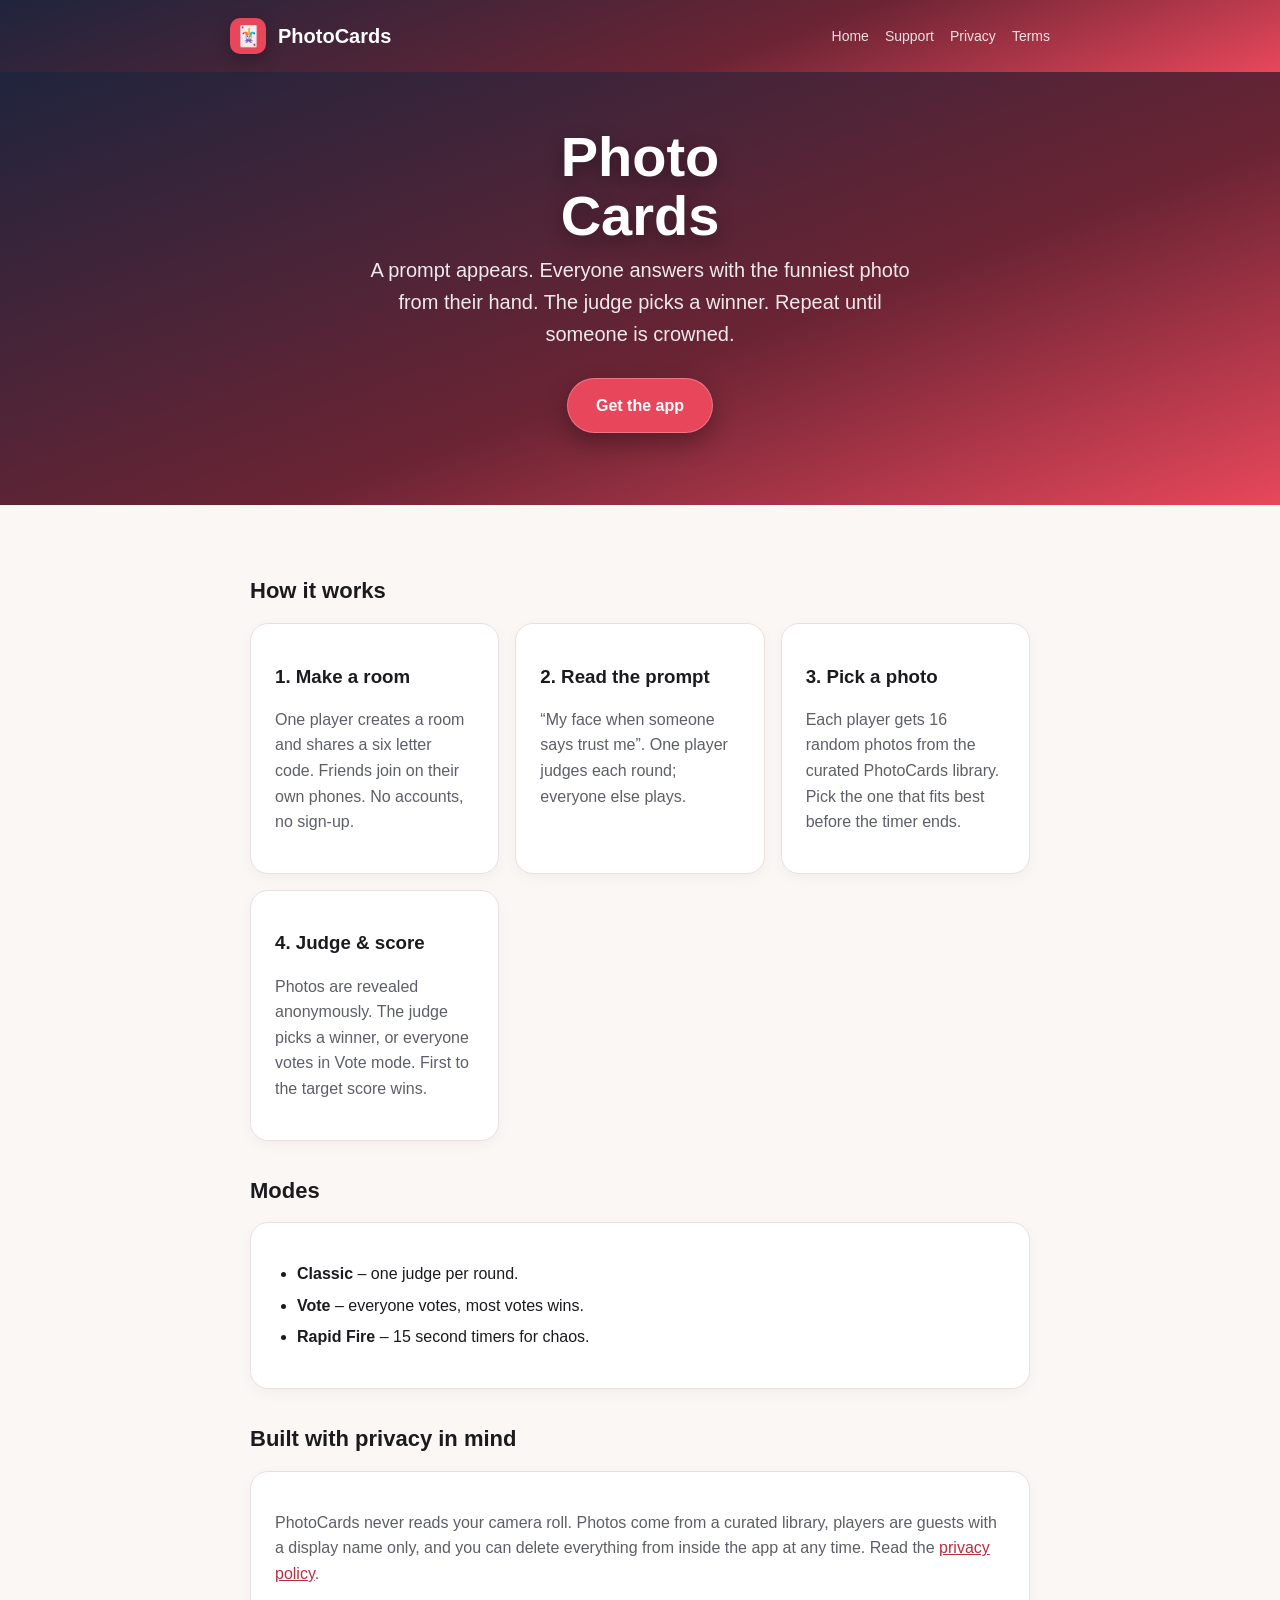
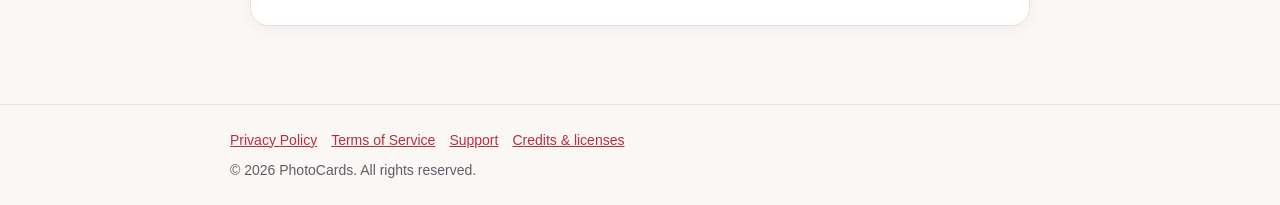
<file: web/index.html>
<!doctype html>
<html lang="en">
<head>
  <meta charset="utf-8">
  <meta name="viewport" content="width=device-width, initial-scale=1">
  <title>PhotoCards – the photo party game</title>
  <meta name="description" content="PhotoCards is a multiplayer party game: a prompt appears, everyone answers with the funniest photo from their hand, and the judge picks a winner.">
  <link rel="stylesheet" href="assets/style.css">
</head>
<body data-root="./">
  <section class="hero">
    <h1>Photo<br>Cards</h1>
    <p>A prompt appears. Everyone answers with the funniest photo from their hand. The judge picks a winner. Repeat until someone is crowned.</p>
    <a class="cta" href="support/#get-the-app">Get the app</a>
  </section>
  <main>
    <h2>How it works</h2>
    <div class="grid">
      <div class="card"><h3>1. Make a room</h3><p class="muted">One player creates a room and shares a six letter code. Friends join on their own phones. No accounts, no sign-up.</p></div>
      <div class="card"><h3>2. Read the prompt</h3><p class="muted">“My face when someone says trust me”. One player judges each round; everyone else plays.</p></div>
      <div class="card"><h3>3. Pick a photo</h3><p class="muted">Each player gets 16 random photos from the curated PhotoCards library. Pick the one that fits best before the timer ends.</p></div>
      <div class="card"><h3>4. Judge &amp; score</h3><p class="muted">Photos are revealed anonymously. The judge picks a winner, or everyone votes in Vote mode. First to the target score wins.</p></div>
    </div>

    <h2>Modes</h2>
    <div class="card">
      <ul>
        <li><strong>Classic</strong> – one judge per round.</li>
        <li><strong>Vote</strong> – everyone votes, most votes wins.</li>
        <li><strong>Rapid Fire</strong> – 15 second timers for chaos.</li>
      </ul>
    </div>

    <h2>Built with privacy in mind</h2>
    <div class="card">
      <p class="muted">PhotoCards never reads your camera roll. Photos come from a curated library, players are guests with a display name only, and you can delete everything from inside the app at any time. Read the <a href="privacy/">privacy policy</a>.</p>
    </div>
  </main>
  <script src="assets/site.js"></script>
</body>
</html>
</file>
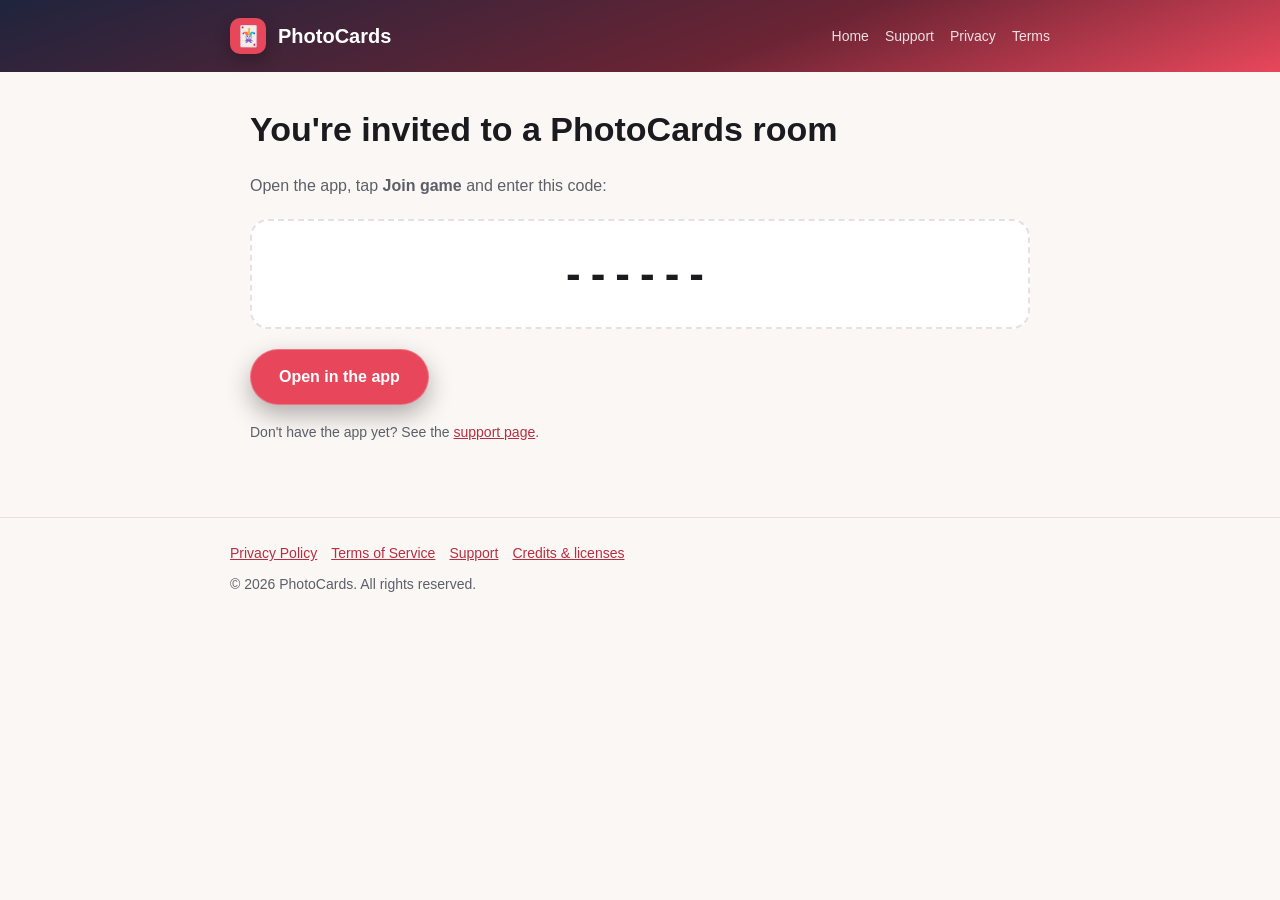
<file: web/join/index.html>
<!doctype html>
<html lang="en">
<head>
  <meta charset="utf-8">
  <meta name="viewport" content="width=device-width, initial-scale=1">
  <title>Join a room – PhotoCards</title>
  <link rel="stylesheet" href="../assets/style.css">
</head>
<body data-root="../">
  <main>
    <h1>You're invited to a PhotoCards room</h1>
    <p class="muted">Open the app, tap <strong>Join game</strong> and enter this code:</p>
    <div class="code-box" id="code">------</div>
    <p><a class="cta" id="open" href="photocards://join">Open in the app</a></p>
    <p class="muted small">Don't have the app yet? See the <a href="../support/#get-the-app">support page</a>.</p>
  </main>
  <script>
    (function () {
      var params = new URLSearchParams(window.location.search);
      var code = (params.get('code') || '').toUpperCase().replace(/[^A-Z0-9]/g, '').slice(0, 6);
      if (code) {
        document.getElementById('code').textContent = code;
        document.getElementById('open').href = 'photocards://join?code=' + code;
      }
    })();
  </script>
  <script src="../assets/site.js"></script>
</body>
</html>
</file>
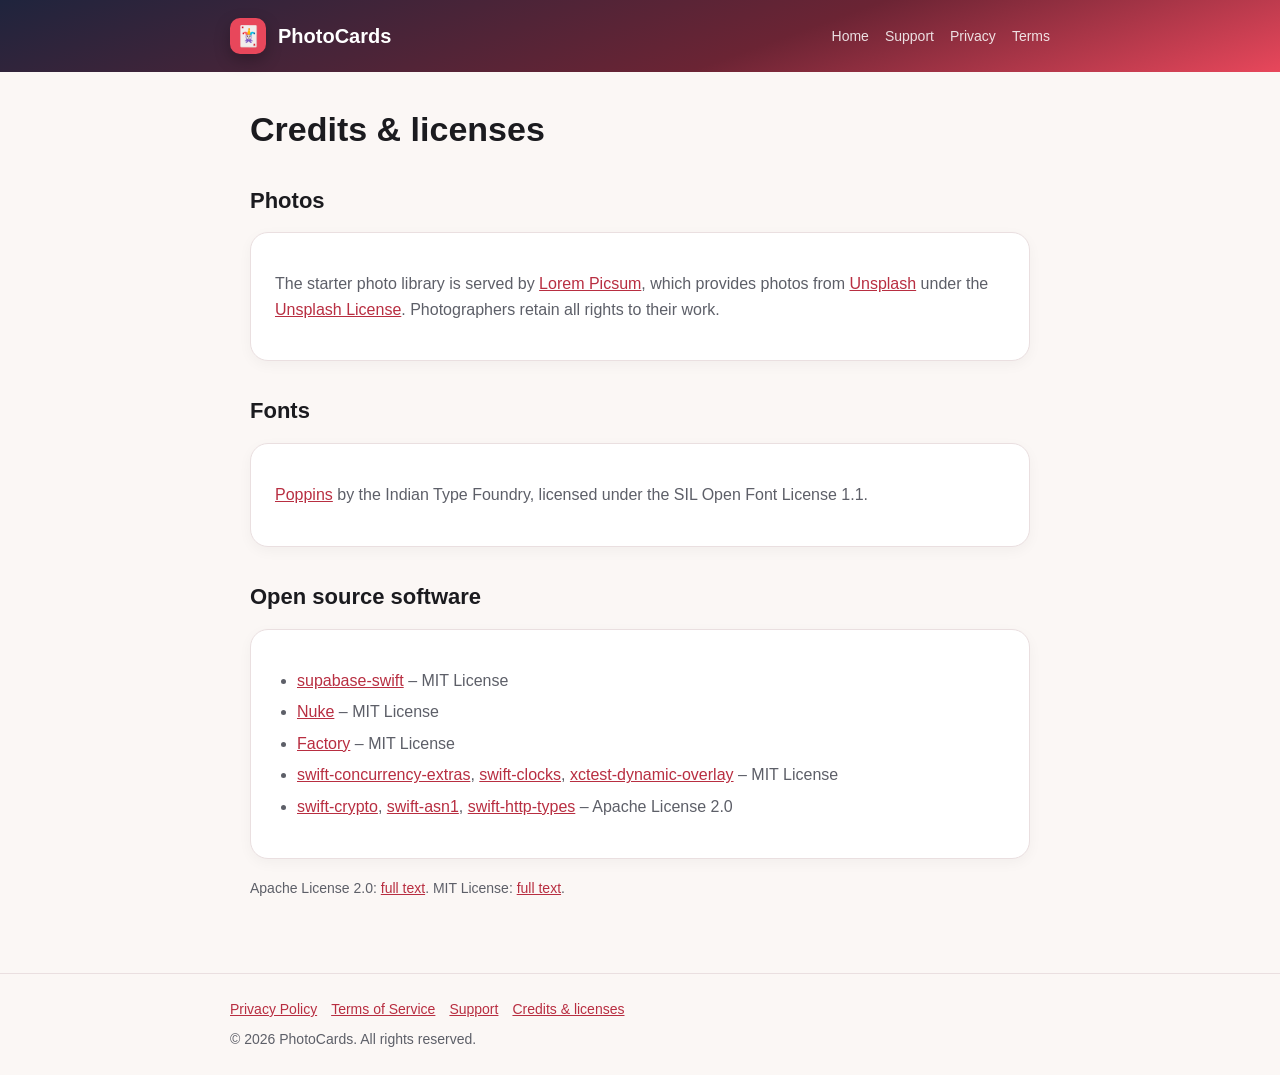
<file: web/licenses/index.html>
<!doctype html>
<html lang="en">
<head>
  <meta charset="utf-8">
  <meta name="viewport" content="width=device-width, initial-scale=1">
  <title>Credits &amp; licenses – PhotoCards</title>
  <link rel="stylesheet" href="../assets/style.css">
</head>
<body data-root="../">
  <main>
    <h1>Credits &amp; licenses</h1>

    <h2>Photos</h2>
    <div class="card">
      <p class="muted">The starter photo library is served by <a href="https://picsum.photos">Lorem Picsum</a>, which provides photos from <a href="https://unsplash.com">Unsplash</a> under the <a href="https://unsplash.com/license">Unsplash License</a>. Photographers retain all rights to their work.</p>
    </div>

    <h2>Fonts</h2>
    <div class="card">
      <p class="muted"><a href="https://fonts.google.com/specimen/Poppins">Poppins</a> by the Indian Type Foundry, licensed under the SIL Open Font License 1.1.</p>
    </div>

    <h2>Open source software</h2>
    <div class="card">
      <ul class="muted">
        <li><a href="https://github.com/supabase/supabase-swift">supabase-swift</a> – MIT License</li>
        <li><a href="https://github.com/kean/Nuke">Nuke</a> – MIT License</li>
        <li><a href="https://github.com/hmlongco/Factory">Factory</a> – MIT License</li>
        <li><a href="https://github.com/pointfreeco/swift-concurrency-extras">swift-concurrency-extras</a>, <a href="https://github.com/pointfreeco/swift-clocks">swift-clocks</a>, <a href="https://github.com/pointfreeco/xctest-dynamic-overlay">xctest-dynamic-overlay</a> – MIT License</li>
        <li><a href="https://github.com/apple/swift-crypto">swift-crypto</a>, <a href="https://github.com/apple/swift-asn1">swift-asn1</a>, <a href="https://github.com/apple/swift-http-types">swift-http-types</a> – Apache License 2.0</li>
      </ul>
    </div>
    <p class="muted small">Apache License 2.0: <a href="https://www.apache.org/licenses/LICENSE-2.0">full text</a>. MIT License: <a href="https://opensource.org/license/mit">full text</a>.</p>
  </main>
  <script src="../assets/site.js"></script>
</body>
</html>
</file>
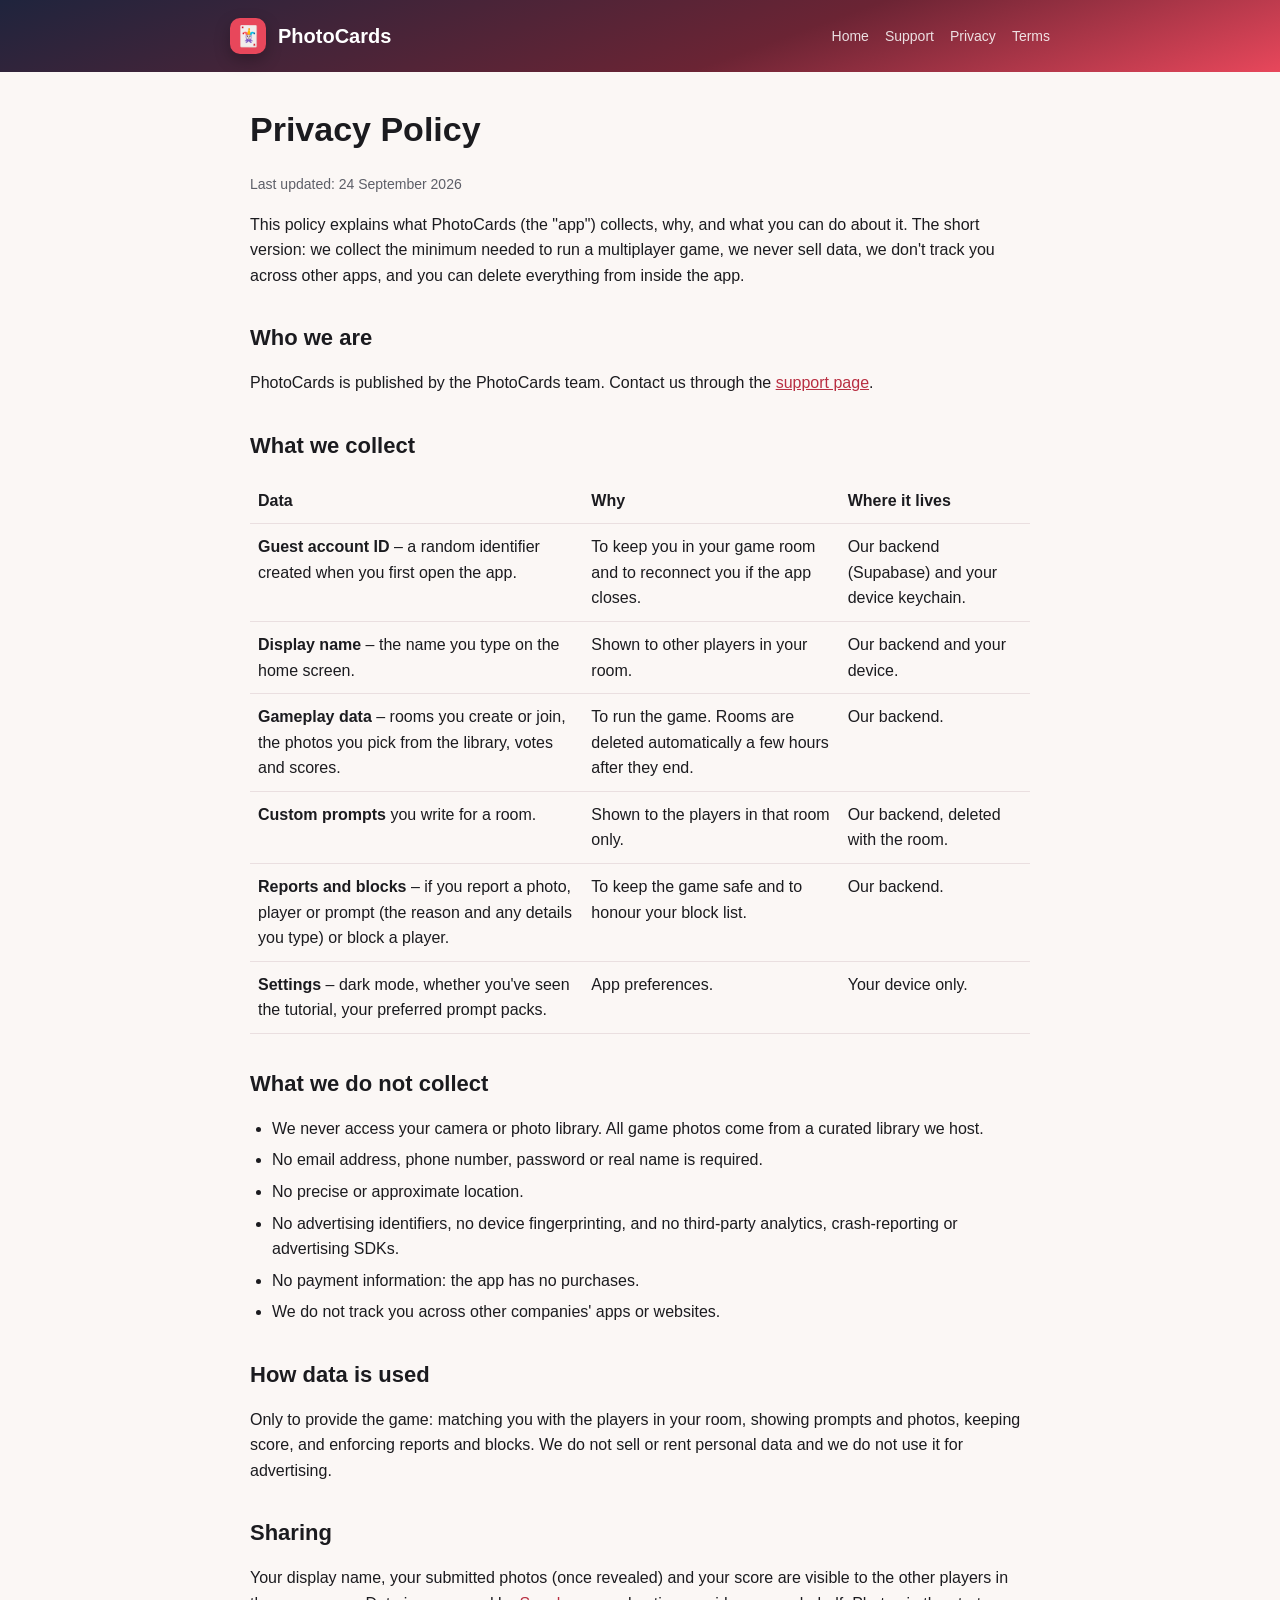
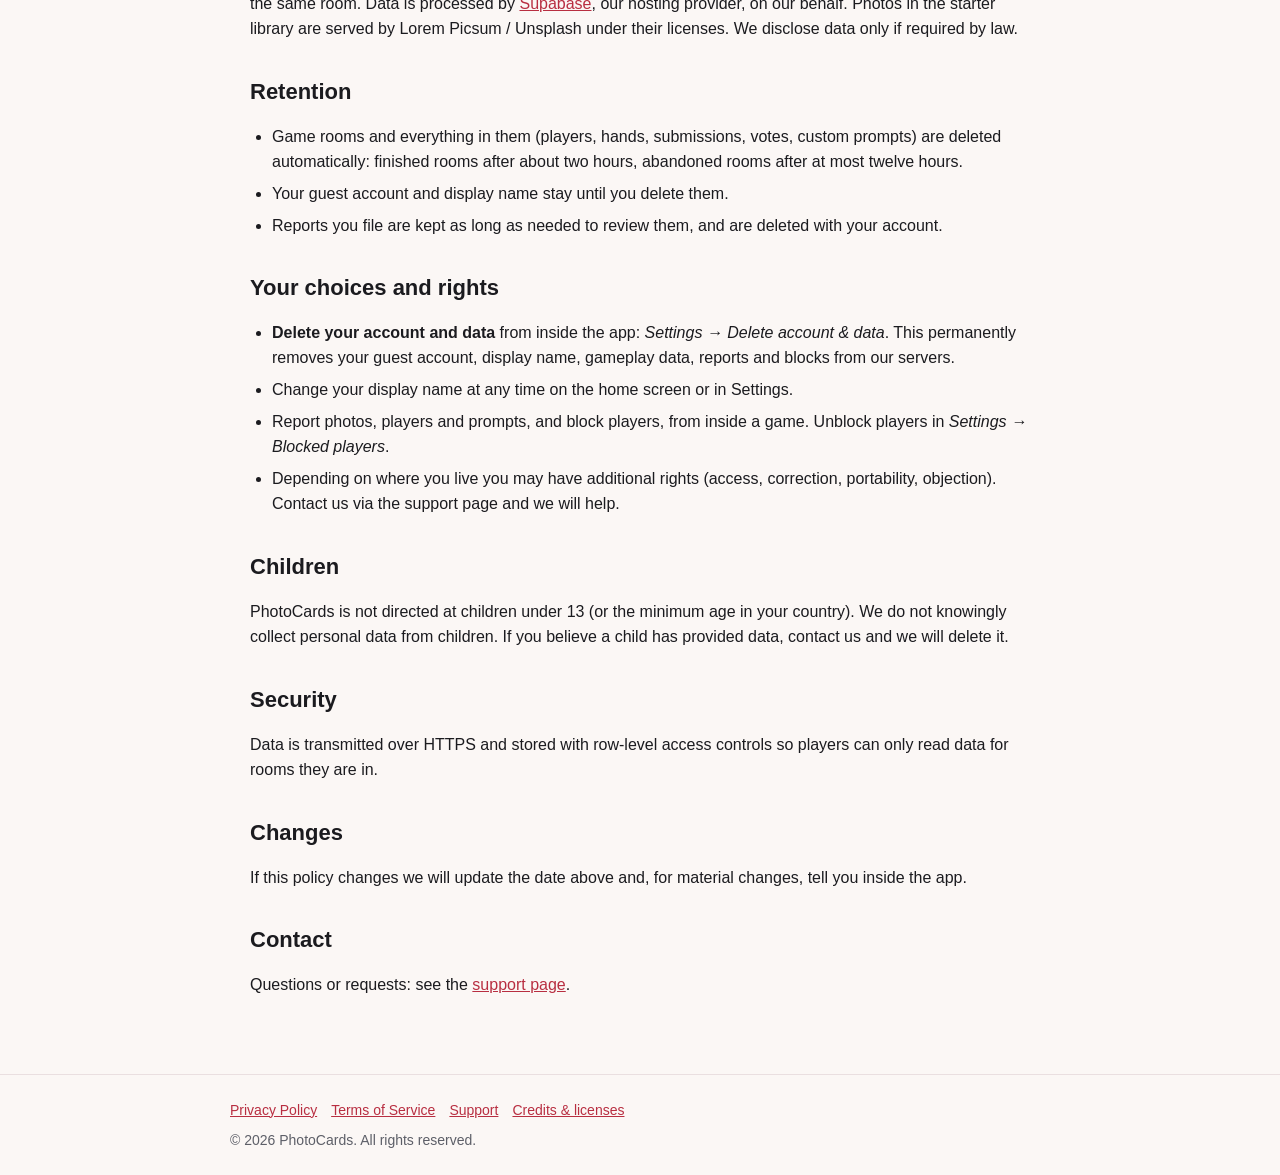
<file: web/privacy/index.html>
<!doctype html>
<html lang="en">
<head>
  <meta charset="utf-8">
  <meta name="viewport" content="width=device-width, initial-scale=1">
  <title>Privacy Policy – PhotoCards</title>
  <link rel="stylesheet" href="../assets/style.css">
</head>
<body data-root="../">
  <main>
    <h1>Privacy Policy</h1>
    <p class="muted small">Last updated: 24 September 2026</p>

    <p>This policy explains what PhotoCards (the "app") collects, why, and what you can do about it. The short version: we collect the minimum needed to run a multiplayer game, we never sell data, we don't track you across other apps, and you can delete everything from inside the app.</p>

    <h2>Who we are</h2>
    <p>PhotoCards is published by the PhotoCards team. Contact us through the <a href="../support/">support page</a>.</p>

    <h2>What we collect</h2>
    <table>
      <tr><th>Data</th><th>Why</th><th>Where it lives</th></tr>
      <tr><td><strong>Guest account ID</strong> – a random identifier created when you first open the app.</td><td>To keep you in your game room and to reconnect you if the app closes.</td><td>Our backend (Supabase) and your device keychain.</td></tr>
      <tr><td><strong>Display name</strong> – the name you type on the home screen.</td><td>Shown to other players in your room.</td><td>Our backend and your device.</td></tr>
      <tr><td><strong>Gameplay data</strong> – rooms you create or join, the photos you pick from the library, votes and scores.</td><td>To run the game. Rooms are deleted automatically a few hours after they end.</td><td>Our backend.</td></tr>
      <tr><td><strong>Custom prompts</strong> you write for a room.</td><td>Shown to the players in that room only.</td><td>Our backend, deleted with the room.</td></tr>
      <tr><td><strong>Reports and blocks</strong> – if you report a photo, player or prompt (the reason and any details you type) or block a player.</td><td>To keep the game safe and to honour your block list.</td><td>Our backend.</td></tr>
      <tr><td><strong>Settings</strong> – dark mode, whether you've seen the tutorial, your preferred prompt packs.</td><td>App preferences.</td><td>Your device only.</td></tr>
    </table>

    <h2>What we do not collect</h2>
    <ul>
      <li>We never access your camera or photo library. All game photos come from a curated library we host.</li>
      <li>No email address, phone number, password or real name is required.</li>
      <li>No precise or approximate location.</li>
      <li>No advertising identifiers, no device fingerprinting, and no third-party analytics, crash-reporting or advertising SDKs.</li>
      <li>No payment information: the app has no purchases.</li>
      <li>We do not track you across other companies' apps or websites.</li>
    </ul>

    <h2>How data is used</h2>
    <p>Only to provide the game: matching you with the players in your room, showing prompts and photos, keeping score, and enforcing reports and blocks. We do not sell or rent personal data and we do not use it for advertising.</p>

    <h2>Sharing</h2>
    <p>Your display name, your submitted photos (once revealed) and your score are visible to the other players in the same room. Data is processed by <a href="https://supabase.com/privacy">Supabase</a>, our hosting provider, on our behalf. Photos in the starter library are served by Lorem Picsum / Unsplash under their licenses. We disclose data only if required by law.</p>

    <h2>Retention</h2>
    <ul>
      <li>Game rooms and everything in them (players, hands, submissions, votes, custom prompts) are deleted automatically: finished rooms after about two hours, abandoned rooms after at most twelve hours.</li>
      <li>Your guest account and display name stay until you delete them.</li>
      <li>Reports you file are kept as long as needed to review them, and are deleted with your account.</li>
    </ul>

    <h2>Your choices and rights</h2>
    <ul>
      <li><strong>Delete your account and data</strong> from inside the app: <em>Settings → Delete account &amp; data</em>. This permanently removes your guest account, display name, gameplay data, reports and blocks from our servers.</li>
      <li>Change your display name at any time on the home screen or in Settings.</li>
      <li>Report photos, players and prompts, and block players, from inside a game. Unblock players in <em>Settings → Blocked players</em>.</li>
      <li>Depending on where you live you may have additional rights (access, correction, portability, objection). Contact us via the support page and we will help.</li>
    </ul>

    <h2>Children</h2>
    <p>PhotoCards is not directed at children under 13 (or the minimum age in your country). We do not knowingly collect personal data from children. If you believe a child has provided data, contact us and we will delete it.</p>

    <h2>Security</h2>
    <p>Data is transmitted over HTTPS and stored with row-level access controls so players can only read data for rooms they are in.</p>

    <h2>Changes</h2>
    <p>If this policy changes we will update the date above and, for material changes, tell you inside the app.</p>

    <h2>Contact</h2>
    <p>Questions or requests: see the <a href="../support/">support page</a>.</p>
  </main>
  <script src="../assets/site.js"></script>
</body>
</html>
</file>
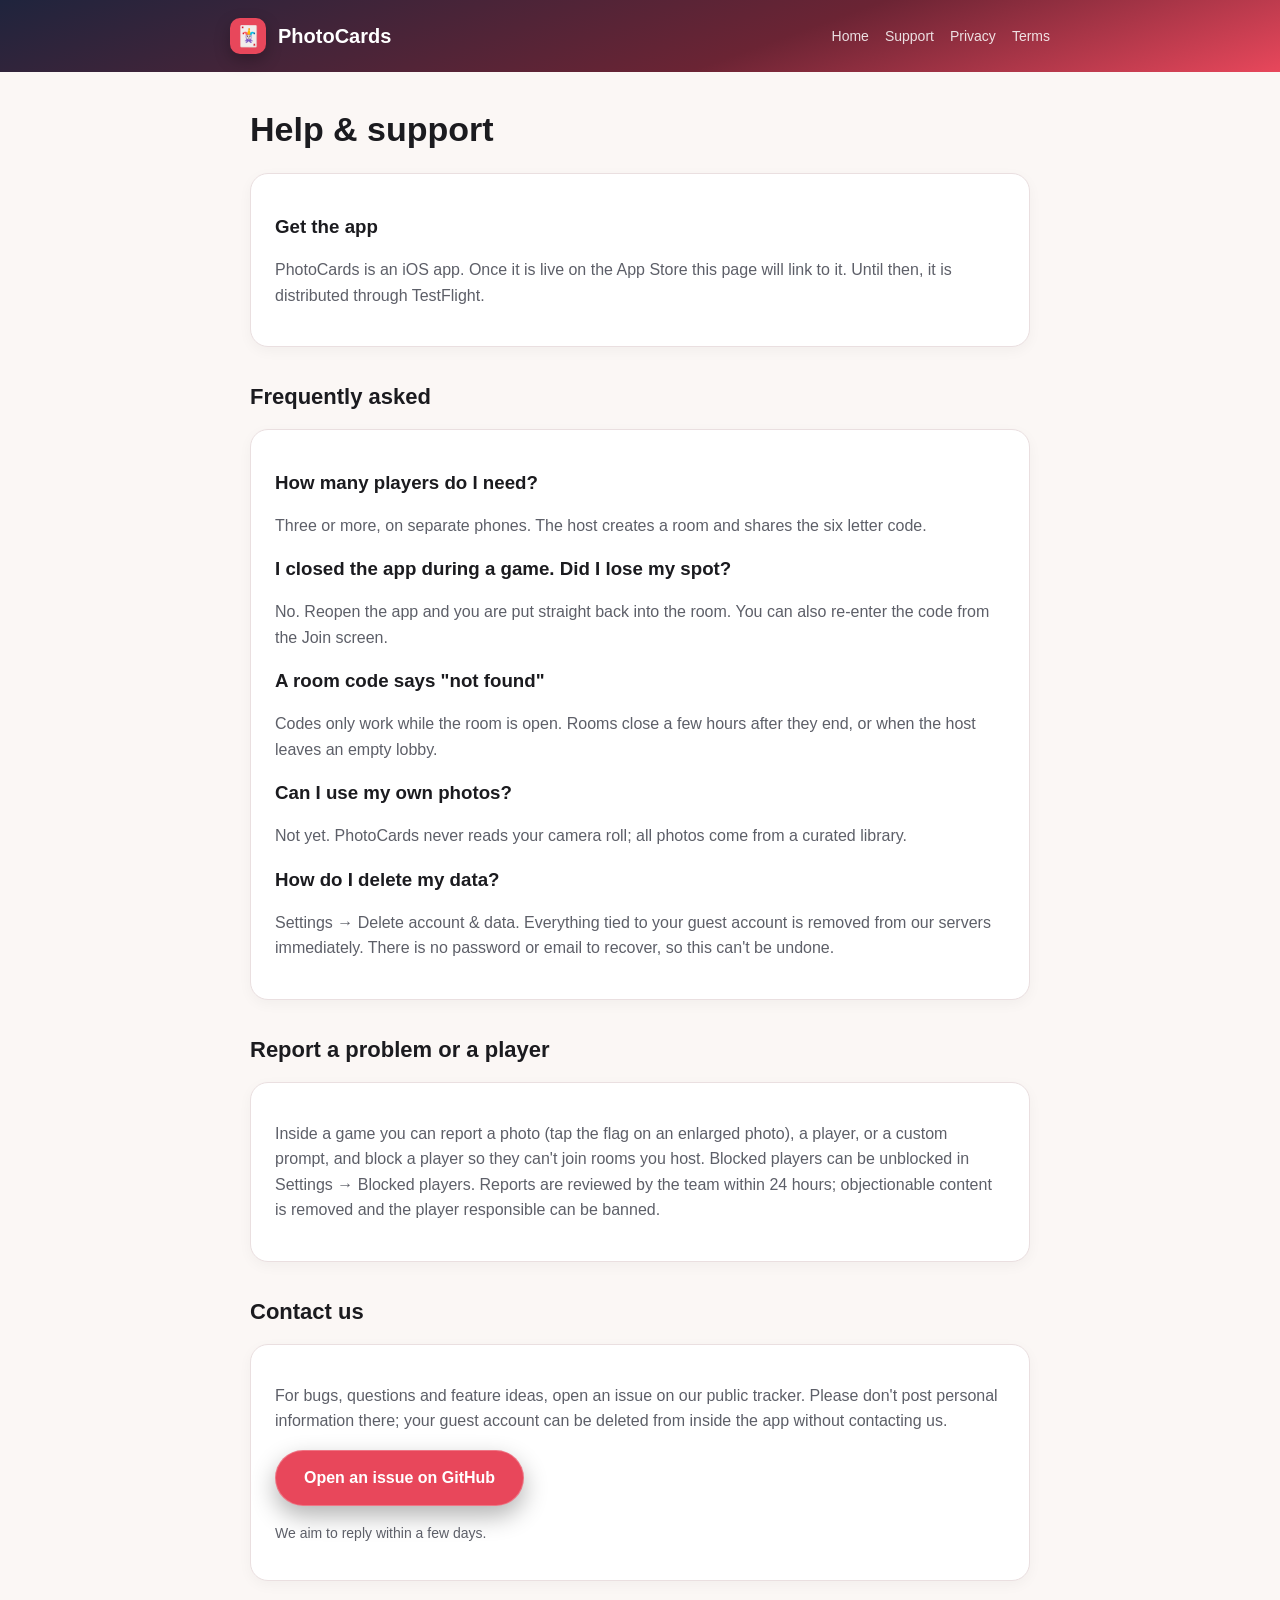
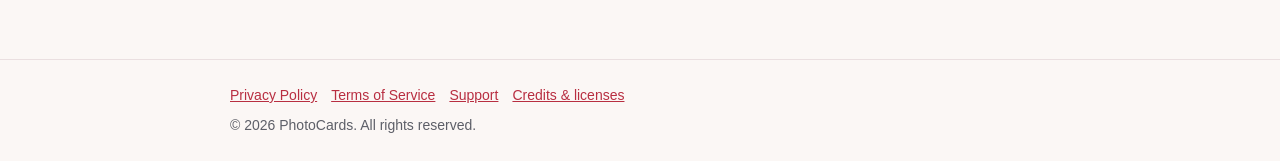
<file: web/support/index.html>
<!doctype html>
<html lang="en">
<head>
  <meta charset="utf-8">
  <meta name="viewport" content="width=device-width, initial-scale=1">
  <title>Support – PhotoCards</title>
  <link rel="stylesheet" href="../assets/style.css">
</head>
<body data-root="../">
  <main>
    <h1>Help &amp; support</h1>

    <div class="card" id="get-the-app">
      <h3>Get the app</h3>
      <p class="muted">PhotoCards is an iOS app. Once it is live on the App Store this page will link to it. Until then, it is distributed through TestFlight.</p>
    </div>

    <h2>Frequently asked</h2>
    <div class="card">
      <h3>How many players do I need?</h3>
      <p class="muted">Three or more, on separate phones. The host creates a room and shares the six letter code.</p>
      <h3>I closed the app during a game. Did I lose my spot?</h3>
      <p class="muted">No. Reopen the app and you are put straight back into the room. You can also re-enter the code from the Join screen.</p>
      <h3>A room code says "not found"</h3>
      <p class="muted">Codes only work while the room is open. Rooms close a few hours after they end, or when the host leaves an empty lobby.</p>
      <h3>Can I use my own photos?</h3>
      <p class="muted">Not yet. PhotoCards never reads your camera roll; all photos come from a curated library.</p>
      <h3>How do I delete my data?</h3>
      <p class="muted">Settings → Delete account &amp; data. Everything tied to your guest account is removed from our servers immediately. There is no password or email to recover, so this can't be undone.</p>
    </div>

    <h2>Report a problem or a player</h2>
    <div class="card">
      <p class="muted">Inside a game you can report a photo (tap the flag on an enlarged photo), a player, or a custom prompt, and block a player so they can't join rooms you host. Blocked players can be unblocked in Settings → Blocked players. Reports are reviewed by the team within 24 hours; objectionable content is removed and the player responsible can be banned.</p>
    </div>

    <h2>Contact us</h2>
    <div class="card">
      <p class="muted">For bugs, questions and feature ideas, open an issue on our public tracker. Please don't post personal information there; your guest account can be deleted from inside the app without contacting us.</p>
      <p><a class="cta" href="https://github.com/TCYTseven/PhotoLine/issues">Open an issue on GitHub</a></p>
      <p class="muted small">We aim to reply within a few days.</p>
    </div>
  </main>
  <script src="../assets/site.js"></script>
</body>
</html>
</file>
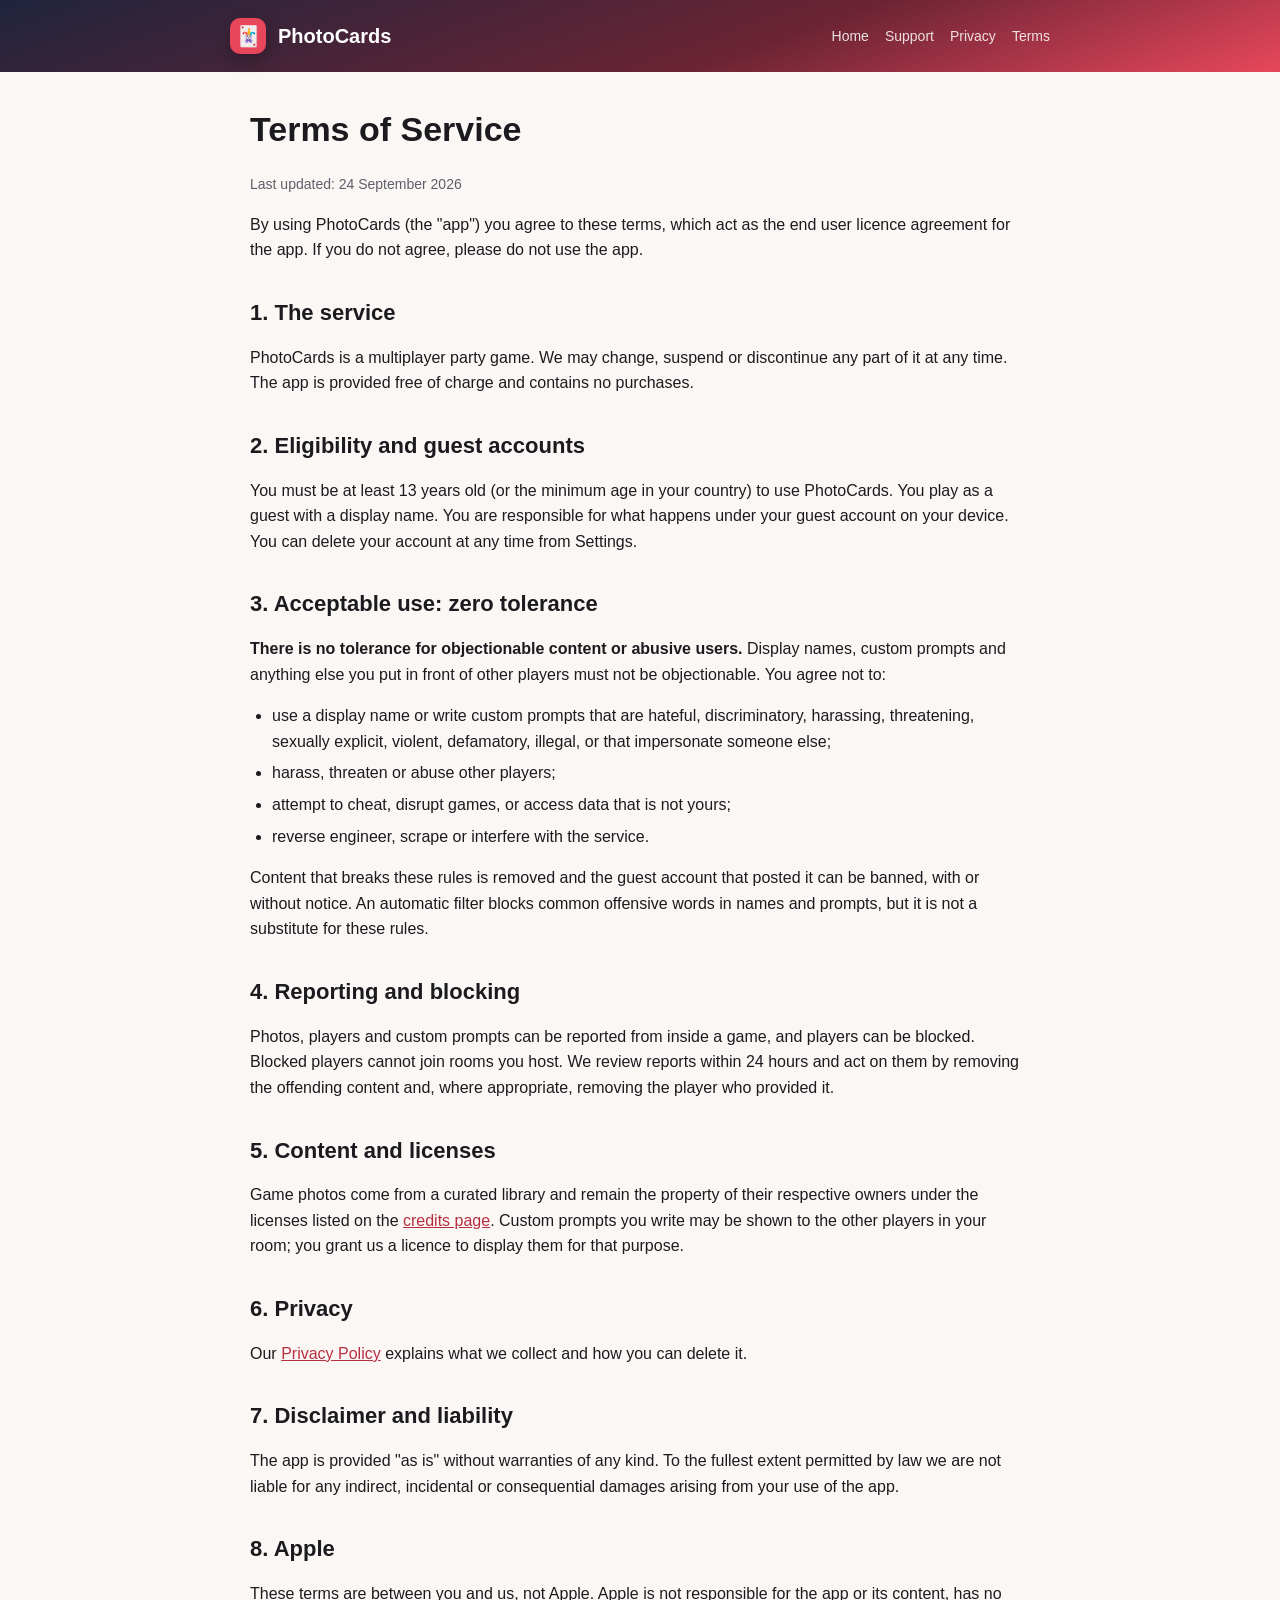
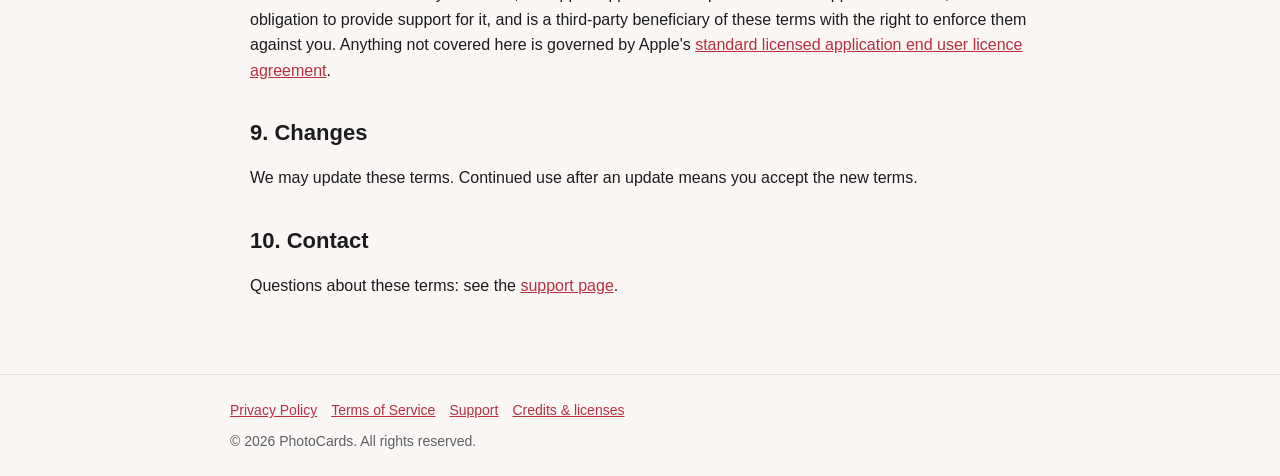
<file: web/terms/index.html>
<!doctype html>
<html lang="en">
<head>
  <meta charset="utf-8">
  <meta name="viewport" content="width=device-width, initial-scale=1">
  <title>Terms of Service – PhotoCards</title>
  <link rel="stylesheet" href="../assets/style.css">
</head>
<body data-root="../">
  <main>
    <h1>Terms of Service</h1>
    <p class="muted small">Last updated: 24 September 2026</p>

    <p>By using PhotoCards (the "app") you agree to these terms, which act as the end user licence agreement for the app. If you do not agree, please do not use the app.</p>

    <h2>1. The service</h2>
    <p>PhotoCards is a multiplayer party game. We may change, suspend or discontinue any part of it at any time. The app is provided free of charge and contains no purchases.</p>

    <h2>2. Eligibility and guest accounts</h2>
    <p>You must be at least 13 years old (or the minimum age in your country) to use PhotoCards. You play as a guest with a display name. You are responsible for what happens under your guest account on your device. You can delete your account at any time from Settings.</p>

    <h2>3. Acceptable use: zero tolerance</h2>
    <p><strong>There is no tolerance for objectionable content or abusive users.</strong> Display names, custom prompts and anything else you put in front of other players must not be objectionable. You agree not to:</p>
    <ul>
      <li>use a display name or write custom prompts that are hateful, discriminatory, harassing, threatening, sexually explicit, violent, defamatory, illegal, or that impersonate someone else;</li>
      <li>harass, threaten or abuse other players;</li>
      <li>attempt to cheat, disrupt games, or access data that is not yours;</li>
      <li>reverse engineer, scrape or interfere with the service.</li>
    </ul>
    <p>Content that breaks these rules is removed and the guest account that posted it can be banned, with or without notice. An automatic filter blocks common offensive words in names and prompts, but it is not a substitute for these rules.</p>

    <h2>4. Reporting and blocking</h2>
    <p>Photos, players and custom prompts can be reported from inside a game, and players can be blocked. Blocked players cannot join rooms you host. We review reports within 24 hours and act on them by removing the offending content and, where appropriate, removing the player who provided it.</p>

    <h2>5. Content and licenses</h2>
    <p>Game photos come from a curated library and remain the property of their respective owners under the licenses listed on the <a href="../licenses/">credits page</a>. Custom prompts you write may be shown to the other players in your room; you grant us a licence to display them for that purpose.</p>

    <h2>6. Privacy</h2>
    <p>Our <a href="../privacy/">Privacy Policy</a> explains what we collect and how you can delete it.</p>

    <h2>7. Disclaimer and liability</h2>
    <p>The app is provided "as is" without warranties of any kind. To the fullest extent permitted by law we are not liable for any indirect, incidental or consequential damages arising from your use of the app.</p>

    <h2>8. Apple</h2>
    <p>These terms are between you and us, not Apple. Apple is not responsible for the app or its content, has no obligation to provide support for it, and is a third-party beneficiary of these terms with the right to enforce them against you. Anything not covered here is governed by Apple's <a href="https://www.apple.com/legal/internet-services/itunes/dev/stdeula/">standard licensed application end user licence agreement</a>.</p>

    <h2>9. Changes</h2>
    <p>We may update these terms. Continued use after an update means you accept the new terms.</p>

    <h2>10. Contact</h2>
    <p>Questions about these terms: see the <a href="../support/">support page</a>.</p>
  </main>
  <script src="../assets/site.js"></script>
</body>
</html>
</file>
<file: web/assets/style.css>
:root {
  --red: #e8475b;
  --red-dark: #b82e41;
  --ink: #1b1b1f;
  --muted: #5d5f68;
  --bg: #fbf7f5;
  --card: #ffffff;
  --border: #eadfe0;
}
* { box-sizing: border-box; }
html, body { margin: 0; padding: 0; }
body {
  font-family: "Poppins", -apple-system, BlinkMacSystemFont, "Segoe UI", Roboto, Helvetica, Arial, sans-serif;
  color: var(--ink);
  background: var(--bg);
  line-height: 1.6;
}
a { color: var(--red-dark); }
header.site {
  background: linear-gradient(160deg, #1f243d 0%, #6b2434 60%, var(--red) 100%);
  color: #fff;
  padding: 18px 20px;
}
header.site .inner, main, footer .inner {
  max-width: 820px;
  margin: 0 auto;
}
header.site .brand {
  display: flex; align-items: center; gap: 12px;
  font-weight: 800; font-size: 20px; color: #fff; text-decoration: none;
}
header.site .brand .mark {
  width: 36px; height: 36px; border-radius: 10px; background: var(--red);
  display: inline-flex; align-items: center; justify-content: center;
  box-shadow: 0 6px 16px rgba(0,0,0,.25);
}
header.site nav a { color: rgba(255,255,255,.85); margin-left: 16px; text-decoration: none; font-size: 14px; }
header.site nav a:hover { color: #fff; text-decoration: underline; }
.hero {
  background: linear-gradient(160deg, #1f243d 0%, #6b2434 60%, var(--red) 100%);
  color: #fff; padding: 56px 20px 72px; text-align: center;
}
.hero h1 { font-size: 56px; margin: 0 0 8px; line-height: 1.05; font-weight: 900; text-shadow: 0 6px 18px rgba(0,0,0,.35); }
.hero p { font-size: 20px; max-width: 560px; margin: 0 auto 28px; color: rgba(255,255,255,.9); }
.cta {
  display: inline-block; background: var(--red); color: #fff; font-weight: 700;
  padding: 14px 28px; border-radius: 999px; text-decoration: none;
  box-shadow: 0 10px 24px rgba(0,0,0,.3); border: 1px solid rgba(255,255,255,.25);
}
.cta.secondary { background: rgba(255,255,255,.16); }
main { padding: 36px 20px 60px; }
h1, h2, h3 { line-height: 1.25; }
main h1 { font-size: 34px; margin-top: 0; }
main h2 { font-size: 22px; margin-top: 36px; }
.card {
  background: var(--card); border: 1px solid var(--border); border-radius: 18px;
  padding: 22px 24px; margin: 18px 0; box-shadow: 0 4px 14px rgba(0,0,0,.04);
}
.grid { display: grid; grid-template-columns: repeat(auto-fit, minmax(220px, 1fr)); gap: 16px; }
.grid .card { margin: 0; }
.muted { color: var(--muted); }
.small { font-size: 14px; }
code { background: #f1ecec; padding: 2px 6px; border-radius: 6px; font-size: 90%; }
.code-box {
  font-size: 44px; letter-spacing: 10px; font-weight: 800; text-align: center;
  background: #fff; border: 2px dashed var(--border); border-radius: 18px; padding: 18px; margin: 20px 0;
}
footer { border-top: 1px solid var(--border); padding: 24px 20px; color: var(--muted); font-size: 14px; }
footer a { margin-right: 14px; }
ul { padding-left: 22px; }
li { margin: 6px 0; }
table { border-collapse: collapse; width: 100%; }
th, td { text-align: left; padding: 10px 8px; border-bottom: 1px solid var(--border); vertical-align: top; }
@media (max-width: 600px) {
  .hero h1 { font-size: 42px; }
  header.site nav { display: none; }
}
</file>
